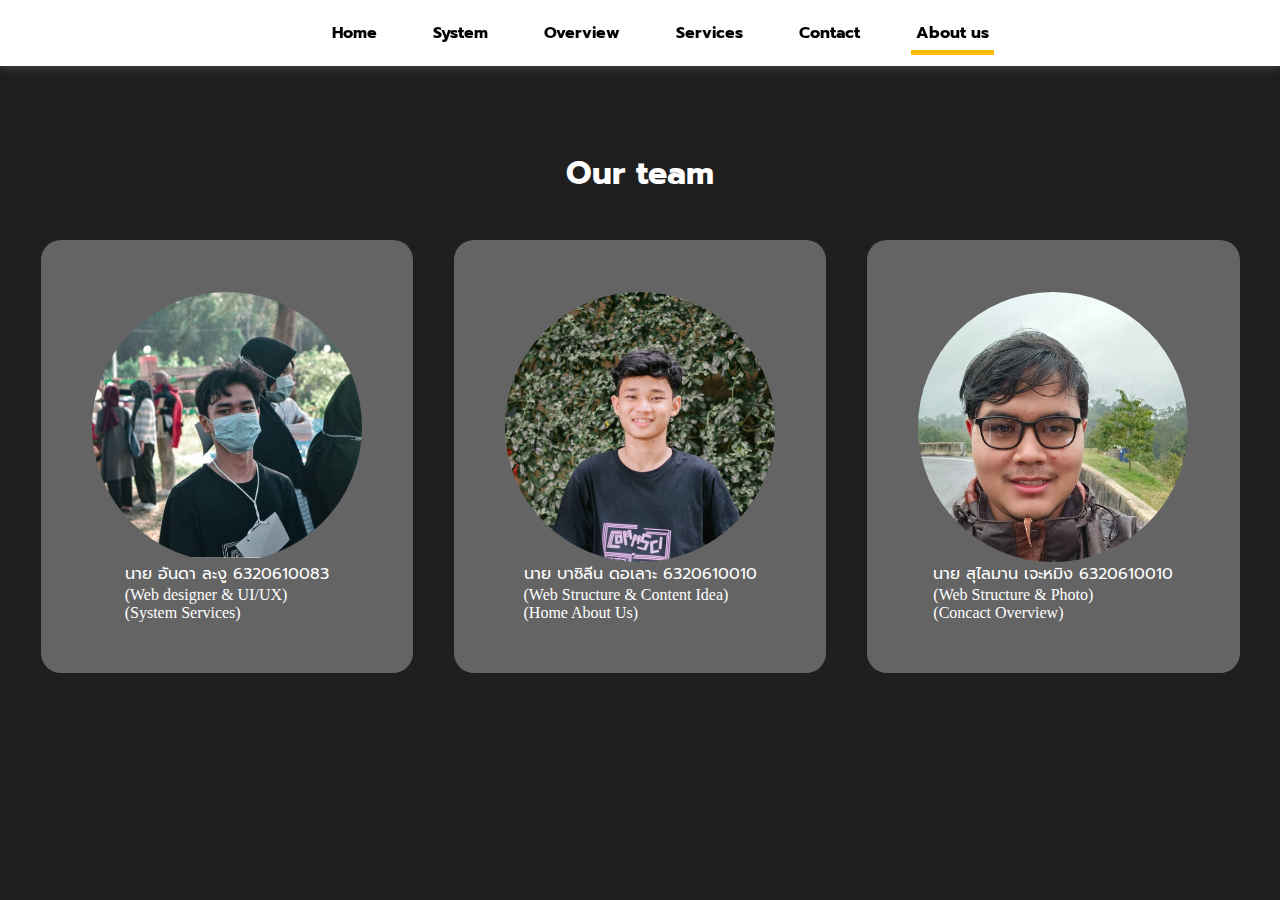
<file: about.html>
<!DOCTYPE html>
<html lang="th">

<head>
  <meta charset="utf-8">
  <title>Smart City - เกี่ยวกับเรา</title>
  <meta name="viewport" content="width=device-width, initial-scale=1.0">
  <link rel="stylesheet" href="ui.css">
  <link rel="icon" sizes="32x32" href="favicon/favicon-32x32.png">
  <script src="app.js"></script>
</head>

<body style="background:#1f1f1f;color:white;">
  <div class="header">
    <div class="nav">
      <ul>
        <li><a id="home" href="/index.html">Home</a></li>
        <li><a id="sys" href="/sys.html">System</a></li>
        <li><a id="over" href="/over.html">Overview</a></li>
        <li><a id="services" href="/Services.html">Services</a></li>
        <li><a id="con" href="/contact.html">Contact</a></li>
        <li><a id="about" class="active-nav" href="/about.html">About us</a></li>
      </ul>
    </div>
  </div>
  <div class="main" >
    <section >
      <div class="box-a" style="padding:10% 0 0 0;">
      <h1>Our team</h1>
      </div>
      <div class="box-a">
      <div class="card">
        <div class="img-contain">
          <img src="picture/anda.jpg" title="Anda-La-ngu">
        </div>
        <div>
          นาย อันดา ละงู 6320610083
          <div>
            (Web designer & UI/UX)<br>
            (System Services)
          </div>
        </div>
      </div>
      <div class="card">
        <div class="img-contain">
          <img src="picture/basileen.jpg" title="Basileen Doloh">
        </div>
        <div>
          นาย บาซิลีน ดอเลาะ 6320610010
          <div>
            (Web Structure & Content Idea)<br>
            (Home About Us)
          </div>
        </div>
      </div>
      <div class="card">
        <div class="img-contain">
          <img src="picture/sulaiman.jpg" title="Sulaiman Chiming">
        </div>
        <div>
          นาย สุไลมาน เจะหมิง 6320610010

          <div>
            (Web Structure & Photo)<br>
            (Concact Overview)
          </div>
        </div>
      </div>
      </div>
    </section>
  </div>

</body>

</html>
</file>
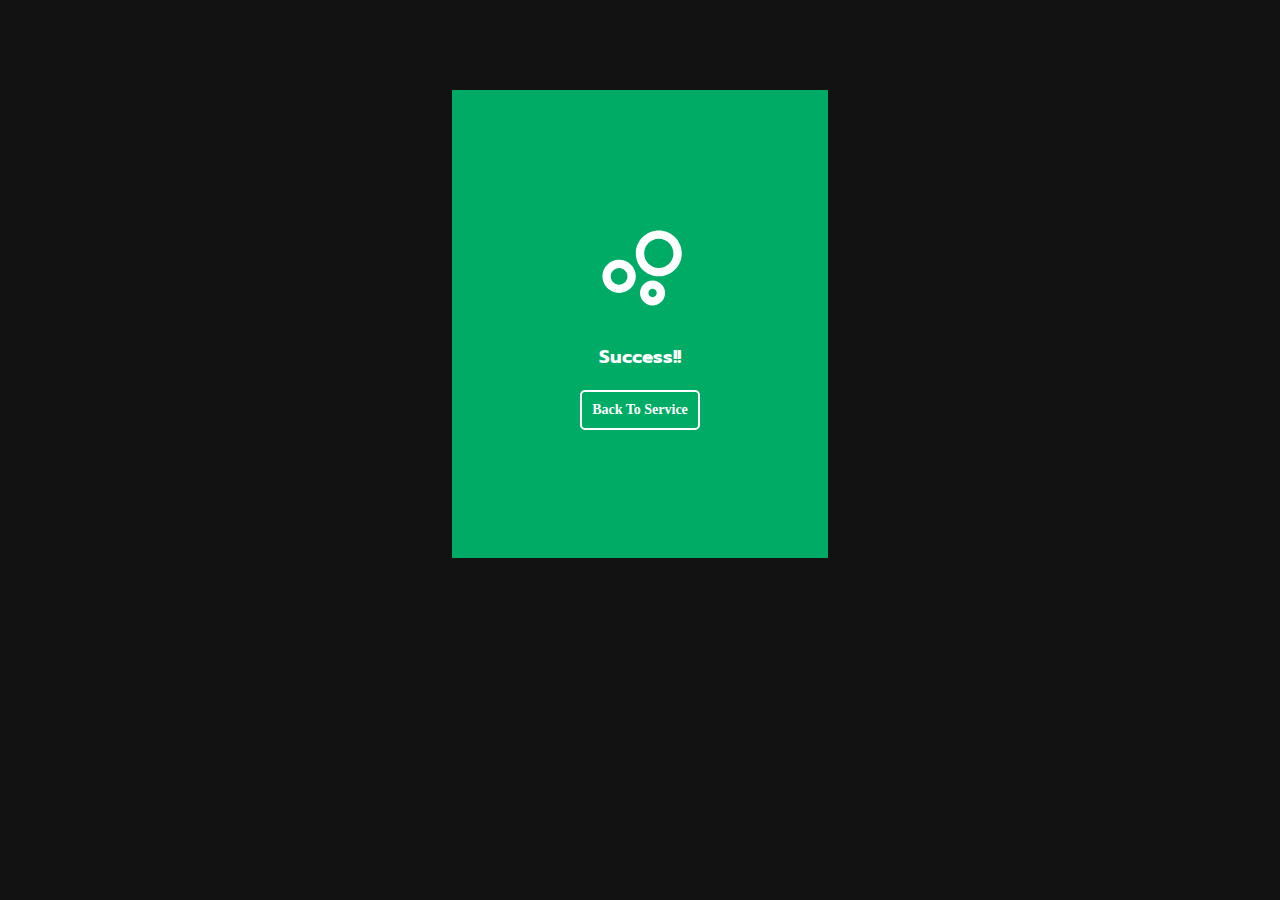
<file: get.html>
<!DOCTYPE html>
<html lang="en">

<head>
    <meta charset="UTF-8">
    <meta http-equiv="X-UA-Compatible" content="IE=edge">
    <meta name="viewport" content="width=device-width, initial-scale=1.0">
    <title>Smart city - Success</title>
    <link rel="stylesheet" href="ui.css">
    <link rel="icon" sizes="32x32" href="favicon/favicon-32x32.png">
    <style>
        * {
            color: white;
        }

        .box-s {
            background:#00ab66;
            padding: 10%;
            text-align: center;
            transition: all 0.5s;
        }

        main {
            display: flex;
            justify-content: center;
            padding-top: 7%;
        }

        img {
            width: 100px;
            height: 100px;
            
            position: relative;
            animation-name: loading;
            animation-duration: 3s;
        }

        @keyframes loading {
            0% {
                
                left: 0px;
                top: 0px;
            }

            25% {
                top: 10px;
            }

            50% {
                top: 0px;
            }

            75% {
                top: 20px;
            }

            100% {
                
                left: 0px;
                top: 0px;
            }
        }
    </style>
</head>

<body style="background:#121212">
    <main>
        <div class="box-s">
            <img src="picture/bubble_chart_black_24dp.svg" style="filter:invert(100%);width:100%;">
            <h3> Success!! </h3>
            <button style="width:100%" onclick="location.href='/Services.html';">Back To Service</button>
        </div>
    </main>
</body>

</html>
</file>
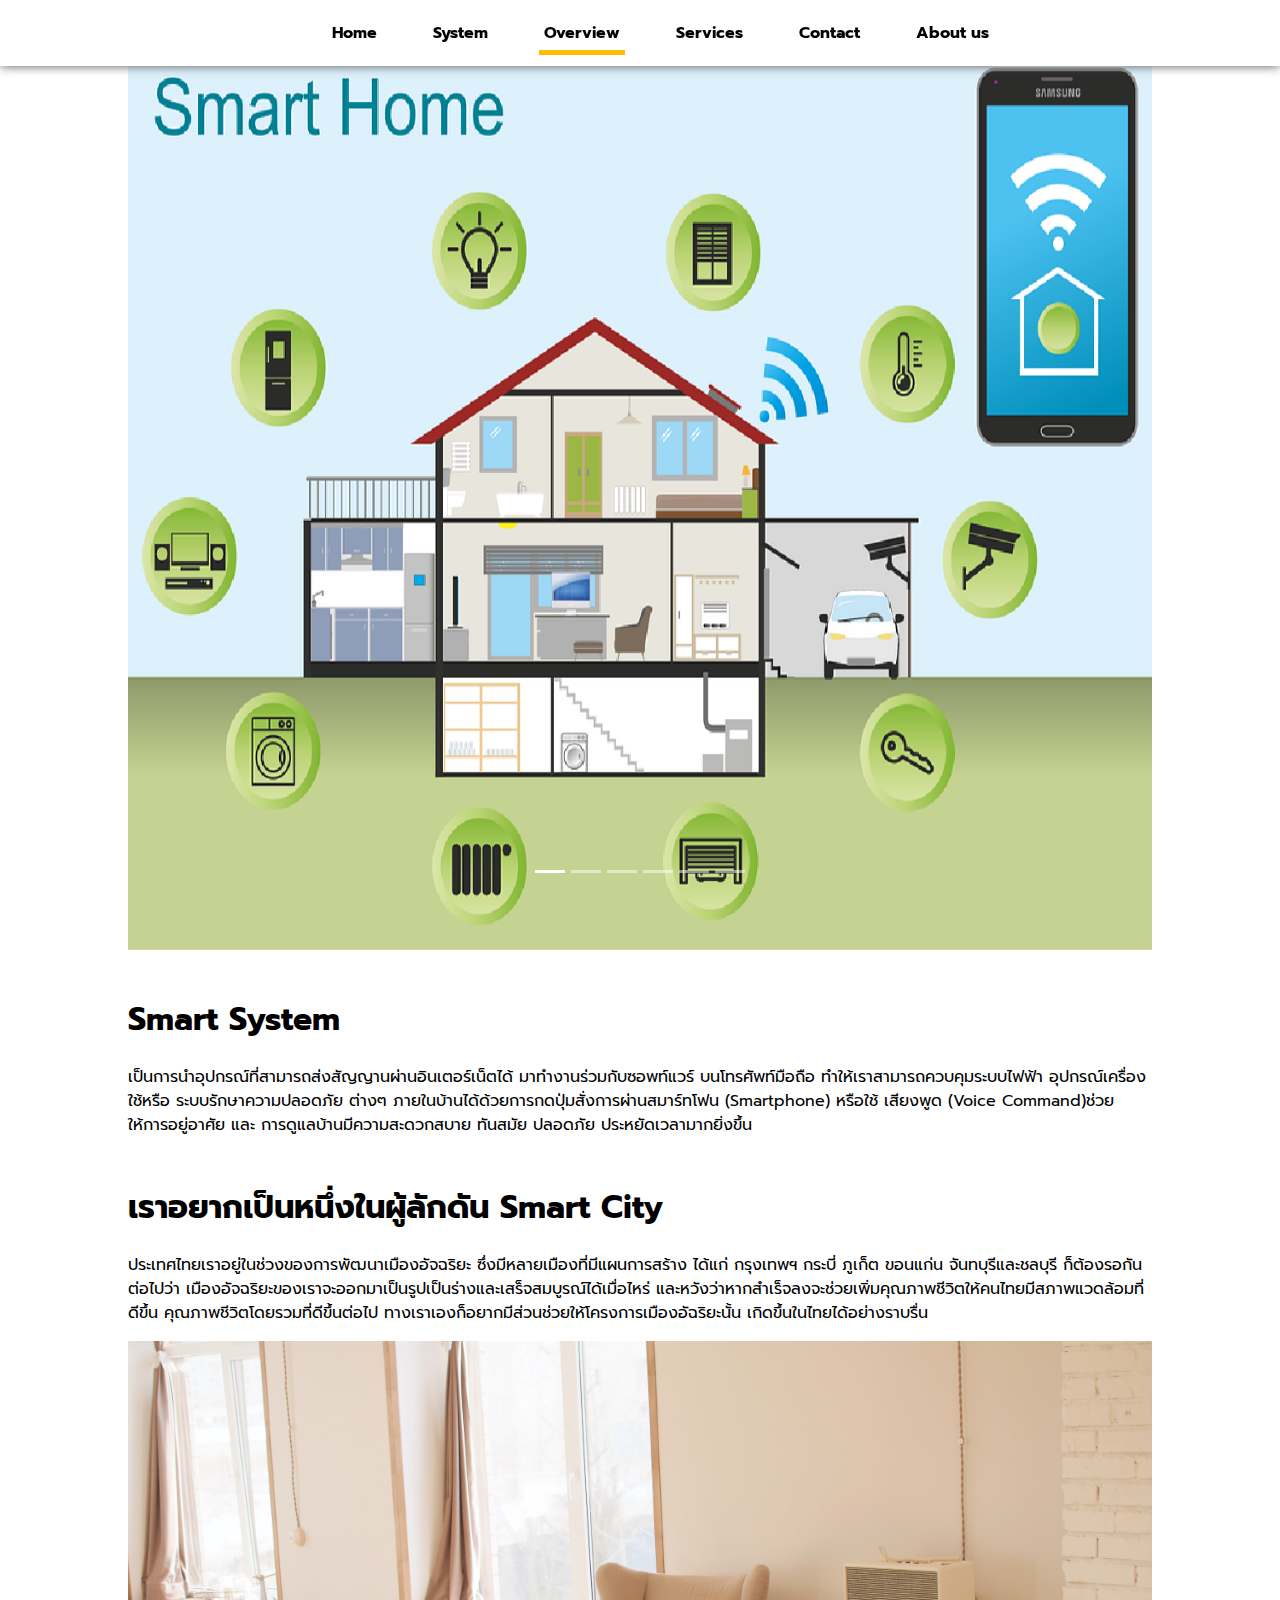
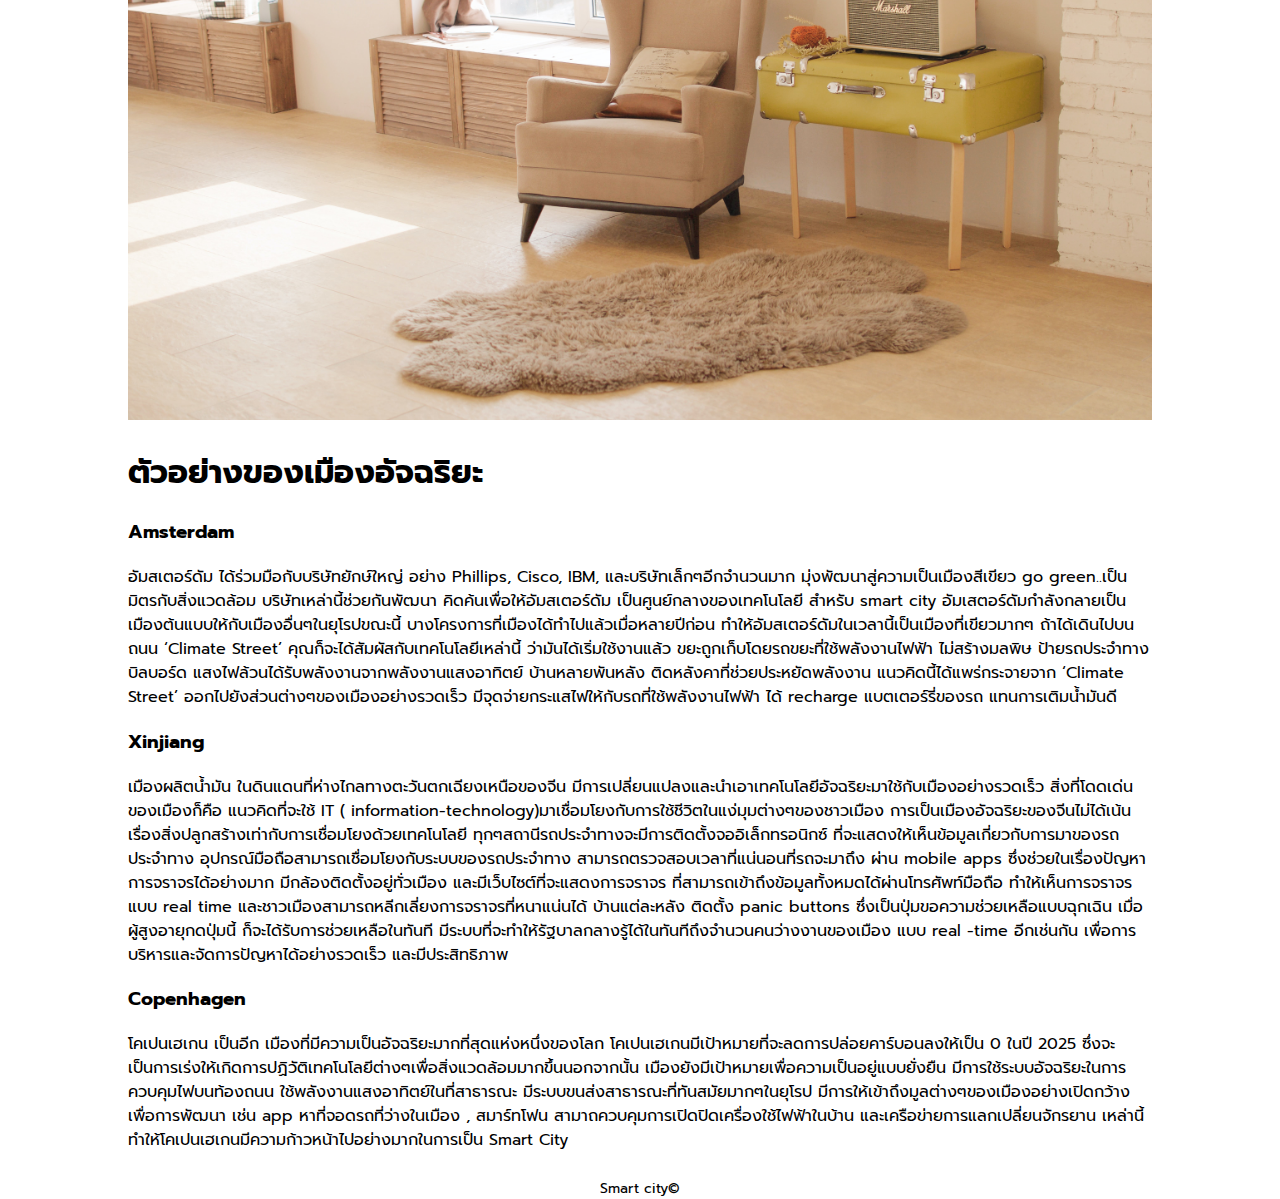
<file: over.html>
<!DOCTYPE html>
<html lang="th">

<head>
    <meta charset="utf-8">
    <title>Smart City - Overview</title>
    <meta name="viewport" content="width=device-width, initial-scale=1.0">
    <link rel="stylesheet" href="ui.css">
    <link rel="icon" sizes="32x32" href="favicon/favicon-32x32.png">
    <script src="app.js"></script>
    <link rel="stylesheet" href="bs-part.css">
    <script src="https://cdn.jsdelivr.net/npm/jquery@3.6.0/dist/jquery.slim.min.js"></script>
    <script src="https://cdn.jsdelivr.net/npm/popper.js@1.16.1/dist/umd/popper.min.js"></script>
    <script src="https://cdn.jsdelivr.net/npm/bootstrap@4.6.1/dist/js/bootstrap.bundle.min.js"></script>
    <style>
        .carousel-inner img {
            width: 100%;
            height: 100%;
        }
        .carousel-contain{
            width: 100%;
            height:100vh;
        }
        #demo{
            position:initial;
            width:100%;
        }
        .contain{
            padding:0% 10%;
        }
        .pic img{
            width:100%;
        }
        @media screen and (max-width:800px) {
           .carousel-inner img{
               height:20vmax;
           }
        .carousel-contain{
            height:20%;
        }
           
        }
    </style>
</head>

<body>
    <div class="header">
        <div class="nav">
            <ul>
                <li><a id="home" href="/index.html">Home</a></li>
                <li><a id="sys" href="/sys.html">System</a></li>
                <li><a id="over" class="active-nav" href="/over.html">Overview</a></li>
                <li><a id="services" href="/Services.html">Services</a></li>
                <li><a id="con" href="/contact.html">Contact</a></li>
                <li><a id="about" href="/about.html">About us</a></li>
            </ul>
        </div>
    </div>
    <div class="main">
        <div class="contain" style="display:block;padding-top:2%">
            <center>

                <div id="demo" class="carousel slide" data-ride="carousel">

                    <!-- Indicators -->
                    <br>
                    <ul class="carousel-indicators"><br>
                        <li data-target="#demo" data-slide-to="0" class="active"></li>
                        <li data-target="#demo" data-slide-to="1"></li>
                        <li data-target="#demo" data-slide-to="2"></li>
                        <li data-target="#demo" data-slide-to="3"></li>
                        <li data-target="#demo" data-slide-to="4"></li>
                        <li data-target="#demo" data-slide-to="5"></li>
                    </ul>

                    <!-- The slideshow -->
                    <div class="carousel-inner">
                        <div class="carousel-item active">
                            <div class="carousel-contain">
                            <img src="picture/i01.png" alt="System home" width="700" height="500">
                        </div>
                        </div>
                        <div class="carousel-item">
                            <div class="carousel-contain">
                            <img src="picture/i02.jpg" alt="บ้าน" width="700" height="500">
                            </div>
                        </div>
                        <div class="carousel-item">
                            <div class="carousel-contain">
                            <img src="picture/i03.png" alt="บ้านปล่อยไวไฟ" width="700" height="500">
                            </div>
                        </div>
                        <div class="carousel-item">
                            <div class="carousel-contain">
                            <img src="picture/i04.jpg" alt="บ้านและอุปกรณ์" width="700" height="700">
                            </div>
                        </div>
                        <div class="carousel-item">
                            <div class="carousel-contain">
                            <img src="picture/i05.jpg" alt="บ้านทุ่งเขียว" width="700" height="500">
                            </div>
                        </div>
                        <div class="carousel-item">
                            <div class="carousel-contain">
                            <img src="picture/i06.jpg" alt="บ้านทุ่งเขียว" width="700" height="500">
                            </div>
                        </div>
                    </div>

                    <!-- Left and right controls -->
                    <a class="carousel-control-prev" href="#demo" data-slide="prev" colo>
                        <span class="carousel-control-prev-icon"></span>
                    </a>
                    <a class="carousel-control-next" href="#demo" data-slide="next">
                        <span class="carousel-control-next-icon"></span>
                    </a>
                </div>
            </center>
            <br>
            <div>
            <h1 style="padding-left:50;"> Smart System </h1>เป็นการนำอุปกรณ์ที่สามารถส่งสัญญานผ่านอินเตอร์เน็ตได้ มาทำงานร่วมกับซอพท์แวร์
            บนโทรศัพท์มือถือ ทำให้เราสามารถควบคุมระบบไฟฟ้า อุปกรณ์เครื่องใช้หรือ
            ระบบรักษาความปลอดภัย ต่างๆ ภายในบ้านได้ด้วยการกดปุ่มสั่งการผ่านสมาร์ทโฟน
            (Smartphone) หรือใช้ เสียงพูด (Voice Command)ช่วยให้การอยู่อาศัย และ
            การดูแลบ้านมีความสะดวกสบาย ทันสมัย ปลอดภัย ประหยัดเวลามากยิ่งขึ้น<br><br>
            <p><h1>เราอยากเป็นหนึ่งในผู้ลักดัน Smart City</h1>
                ประเทศไทยเราอยู่ในช่วงของการพัฒนาเมืองอัจฉริยะ ซึ่งมีหลายเมืองที่มีแผนการสร้าง ได้แก่ กรุงเทพฯ กระบี่ ภูเก็ต ขอนแก่น
                จันทบุรีและชลบุรี ก็ต้องรอกันต่อไปว่า เมืองอัจฉริยะของเราจะออกมาเป็นรูปเป็นร่างและเสร็จสมบูรณ์ได้เมื่อไหร่
                และหวังว่าหากสำเร็จลงจะช่วยเพิ่มคุณภาพชีวิตให้คนไทยมีสภาพแวดล้อมที่ดีขึ้น
                คุณภาพชีวิตโดยรวมที่ดีขึ้นต่อไป ทางเราเองก็อยากมีส่วนช่วยให้โครงการเมืองอัฉริยะนั้น เกิดขึ้นในไทยได้อย่างราบรื่น
            </p>
            </div>
            <div class="pic">
                <img src="picture/daniil-silantev-sN4u56baSB0-unsplash.jpg">
            </div>
            <div>
                <p><h1>ตัวอย่างของเมืองอัจฉริยะ
</h1><h3>Amsterdam</h3>อัมสเตอร์ดัม ได้ร่วมมือกับบริษัทยักษ์ใหญ่ อย่าง Phillips, Cisco, IBM, และบริษัทเล็กๆอีกจำนวนมาก
มุ่งพัฒนาสู่ความเป็นเมืองสีเขียว go green..เป็นมิตรกับสิ่งแวดล้อม บริษัทเหล่านี้ช่วยกันพัฒนา คิดค้นเพื่อให้อัมสเตอร์ดัม
เป็นศูนย์กลางของเทคโนโลยี สำหรับ smart city อัมเสตอร์ดัมกำลังกลายเป็นเมืองต้นแบบให้กับเมืองอื่นๆในยุโรปขณะนี้
บางโครงการที่เมืองได้ทำไปแล้วเมื่อหลายปีก่อน ทำให้อัมสเตอร์ดัมในเวลานี้เป็นเมืองที่เขียวมากๆ ถ้าได้เดินไปบนถนน ‘Climate
Street’ คุณก็จะได้สัมผัสกับเทคโนโลยีเหล่านี้ ว่ามันได้เริ่มใช้งานแล้ว ขยะถูกเก็บโดยรถขยะที่ใช้พลังงานไฟฟ้า ไม่สร้างมลพิษ
ป้ายรถประจำทาง บิลบอร์ด แสงไฟล้วนได้รับพลังงานจากพลังงานแสงอาทิตย์ บ้านหลายพันหลัง ติดหลังคาที่ช่วยประหยัดพลังงาน
แนวคิดนี้ได้แพร่กระจายจาก ‘Climate Street’ ออกไปยังส่วนต่างๆของเมืองอย่างรวดเร็ว
มีจุดจ่ายกระแสไฟให้กับรถที่ใช้พลังงานไฟฟ้า ได้ recharge แบตเตอร์รี่ของรถ แทนการเติมน้ำมันดี
<h3>Xinjiang</h3>เมืองผลิตน้ำมัน ในดินแดนที่ห่างไกลทางตะวันตกเฉียงเหนือของจีน
มีการเปลี่ยนแปลงและนำเอาเทคโนโลยีอัจฉริยะมาใช้กับเมืองอย่างรวดเร็ว สิ่งที่โดดเด่นของเมืองก็คือ แนวคิดที่จะใช้ IT (
information-technology)มาเชื่อมโยงกับการใช้ชีวิตในแง่มุมต่างๆของชาวเมือง
การเป็นเมืองอัจฉริยะของจีนไม่ได้เน้นเรื่องสิ่งปลูกสร้างเท่ากับการเชื่อมโยงด้วยเทคโนโลยี
ทุกๆสถานีรถประจำทางจะมีการติดตั้งจออิเล็กทรอนิกซ์ ที่จะแสดงให้เห็นข้อมูลเกี่ยวกับการมาของรถประจำทาง
อุปกรณ์มือถือสามารถเชื่อมโยงกับระบบของรถประจำทาง สามารถตรวจสอบเวลาที่แน่นอนที่รถจะมาถึง ผ่าน mobile apps
ซึ่งช่วยในเรื่องปัญหาการจราจรได้อย่างมาก มีกล้องติดตั้งอยู่ทั่วเมือง และมีเว็บไซต์ที่จะแสดงการจราจร
ที่สามารถเข้าถึงข้อมูลทั้งหมดได้ผ่านโทรศัพท์มือถือ ทำให้เห็นการจราจรแบบ real time
และชาวเมืองสามารถหลีกเลี่ยงการจราจรที่หนาแน่นได้ บ้านแต่ละหลัง ติดตั้ง panic buttons
ซึ่งเป็นปุ่มขอความช่วยเหลือแบบฉุกเฉิน เมื่อผู้สูงอายุกดปุ่มนี้ ก็จะได้รับการช่วยเหลือในทันที
มีระบบที่จะทำให้รัฐบาลกลางรู้ได้ในทันทีถึงจำนวนคนว่างงานของเมือง แบบ real -time อีกเช่นกัน
เพื่อการบริหารและจัดการปัญหาได้อย่างรวดเร็ว และมีประสิทธิภาพ
<h3>Copenhagen</h3>โคเปนเฮเกน เป็นอีก เมืองที่มีความเป็นอัจฉริยะมากที่สุดแห่งหนึ่งของโลก
โคเปนเฮเกนมีเป้าหมายที่จะลดการปล่อยคาร์บอนลงให้เป็น 0 ในปี 2025
ซึ่งจะเป็นการเร่งให้เกิดการปฏิวัติเทคโนโลยีต่างๆเพื่อสิ่งแวดล้อมมากขึ้นนอกจากนั้น
เมืองยังมีเป้าหมายเพื่อความเป็นอยู่แบบยั่งยืน มีการใช้ระบบอัจฉริยะในการควบคุมไฟบนท้องถนน
ใช้พลังงานแสงอาทิตย์ในที่สาธารณะ มีระบบขนส่งสาธารณะที่ทันสมัยมากๆในยุโรป
มีการให้เข้าถึงมูลต่างๆของเมืองอย่างเปิดกว้างเพื่อการพัฒนา เช่น app หาที่จอดรถที่ว่างในเมือง , สมาร์ทโฟน
สามาถควบคุมการเปิดปิดเครื่องใช้ไฟฟ้าในบ้าน และเครือข่ายการแลกเปลี่ยนจักรยาน
เหล่านี้ทำให้โคเปนเฮเกนมีความก้าวหน้าไปอย่างมากในการเป็น Smart City</p>
            </div>
        </div>
        <div class="right">
            Smart city©
        </div>
    </div>
</body>

</html>
</file>
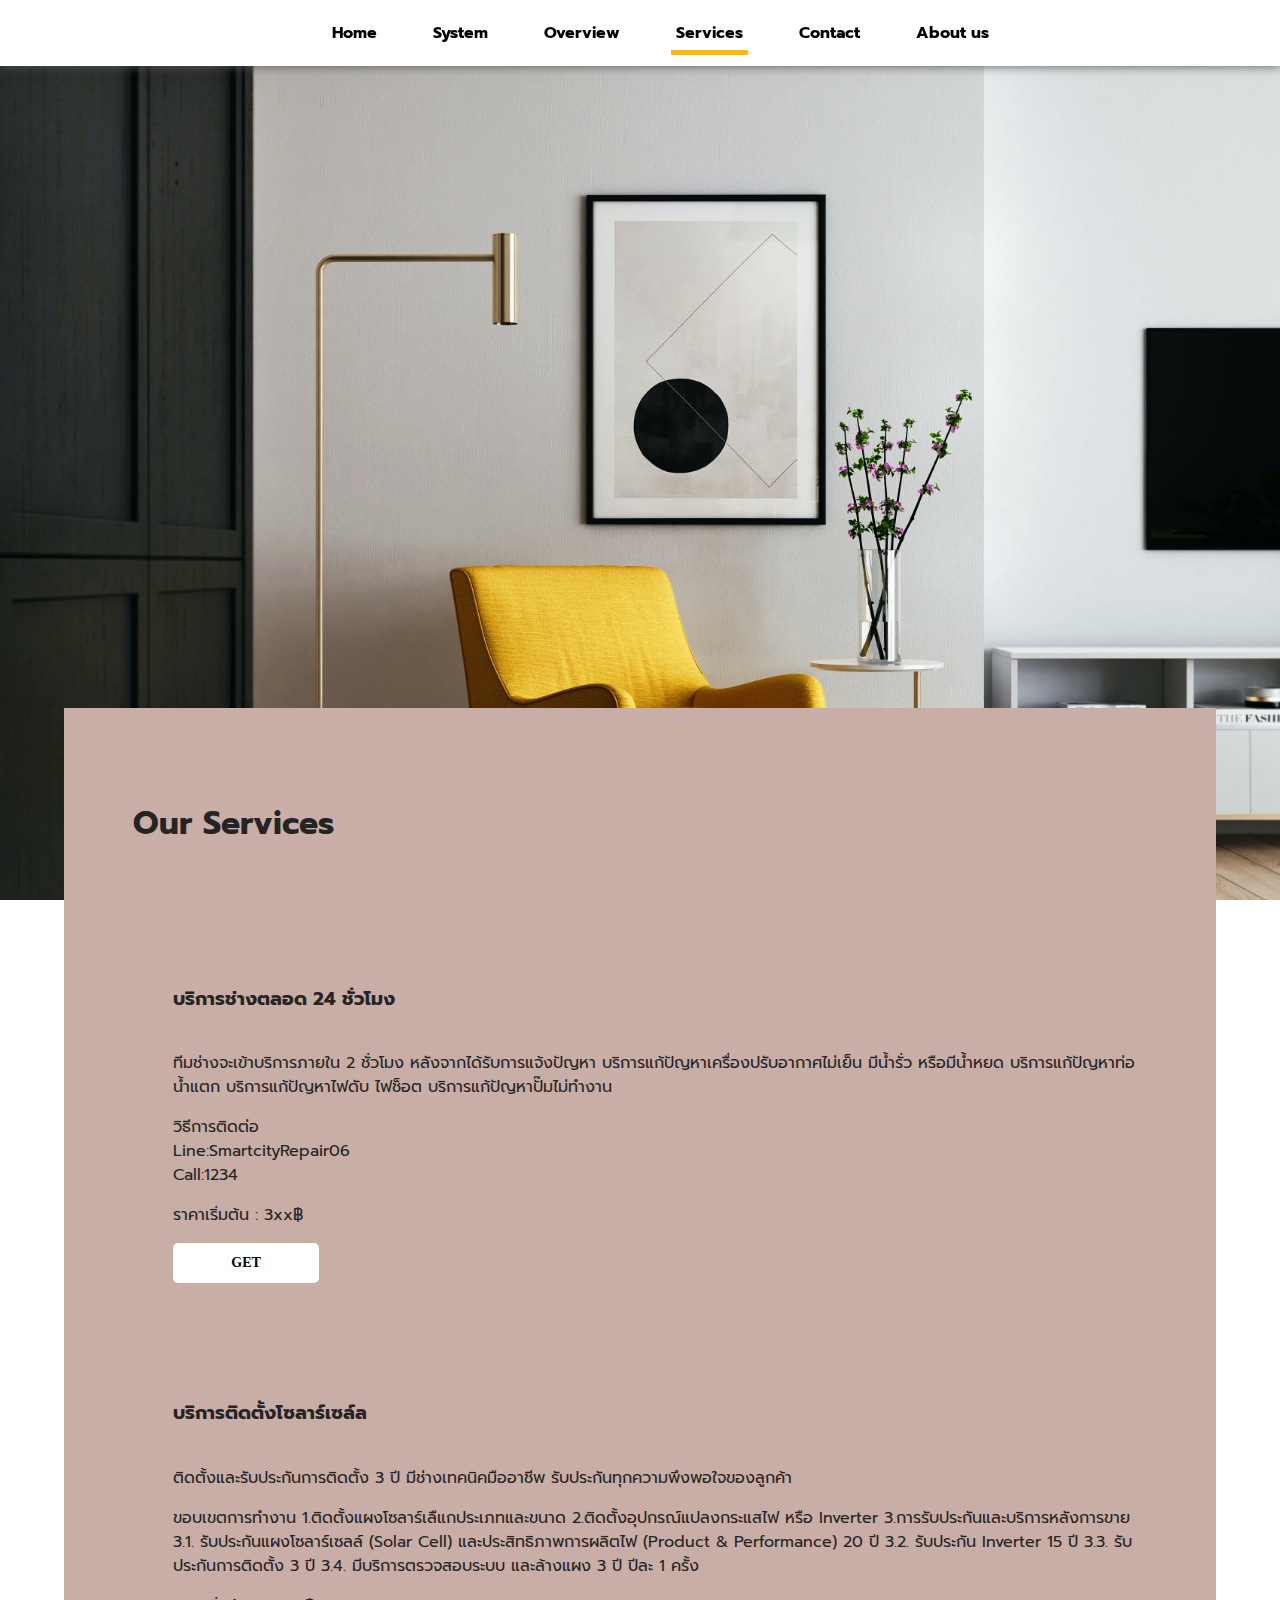
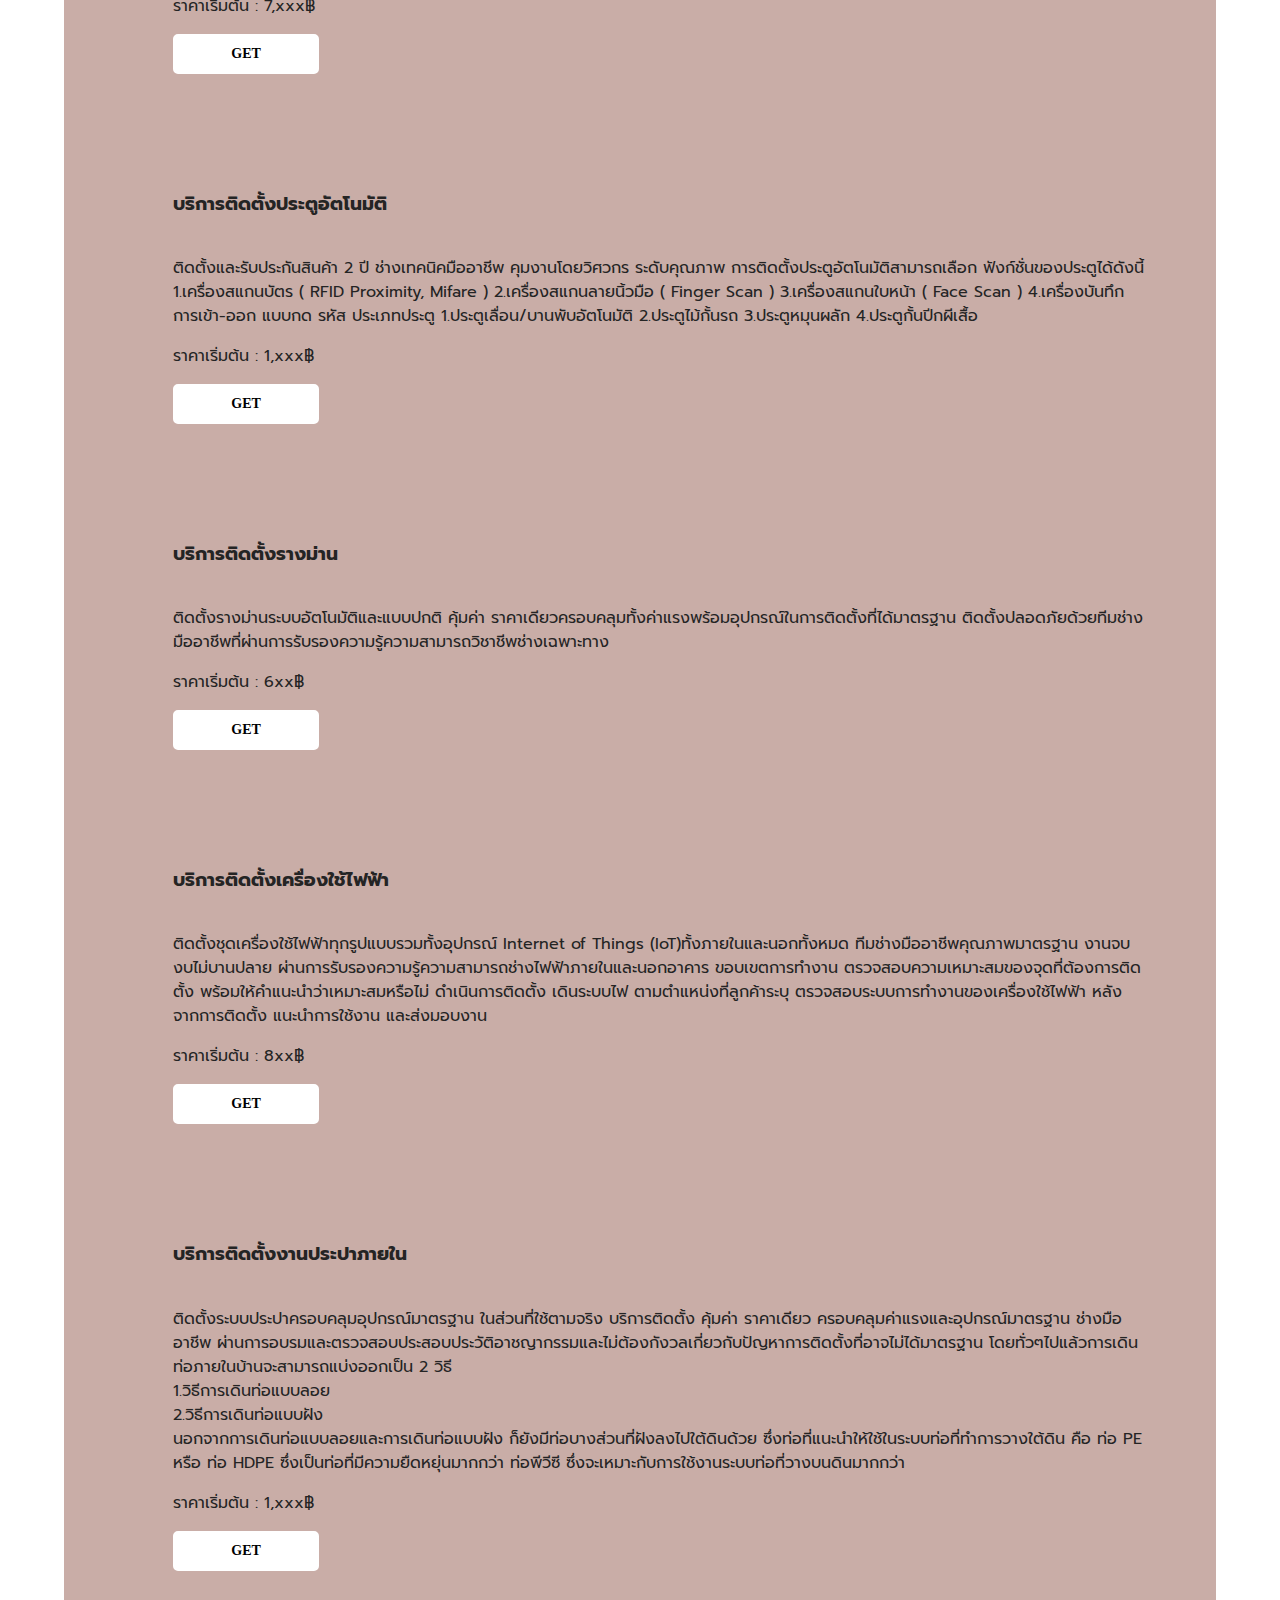
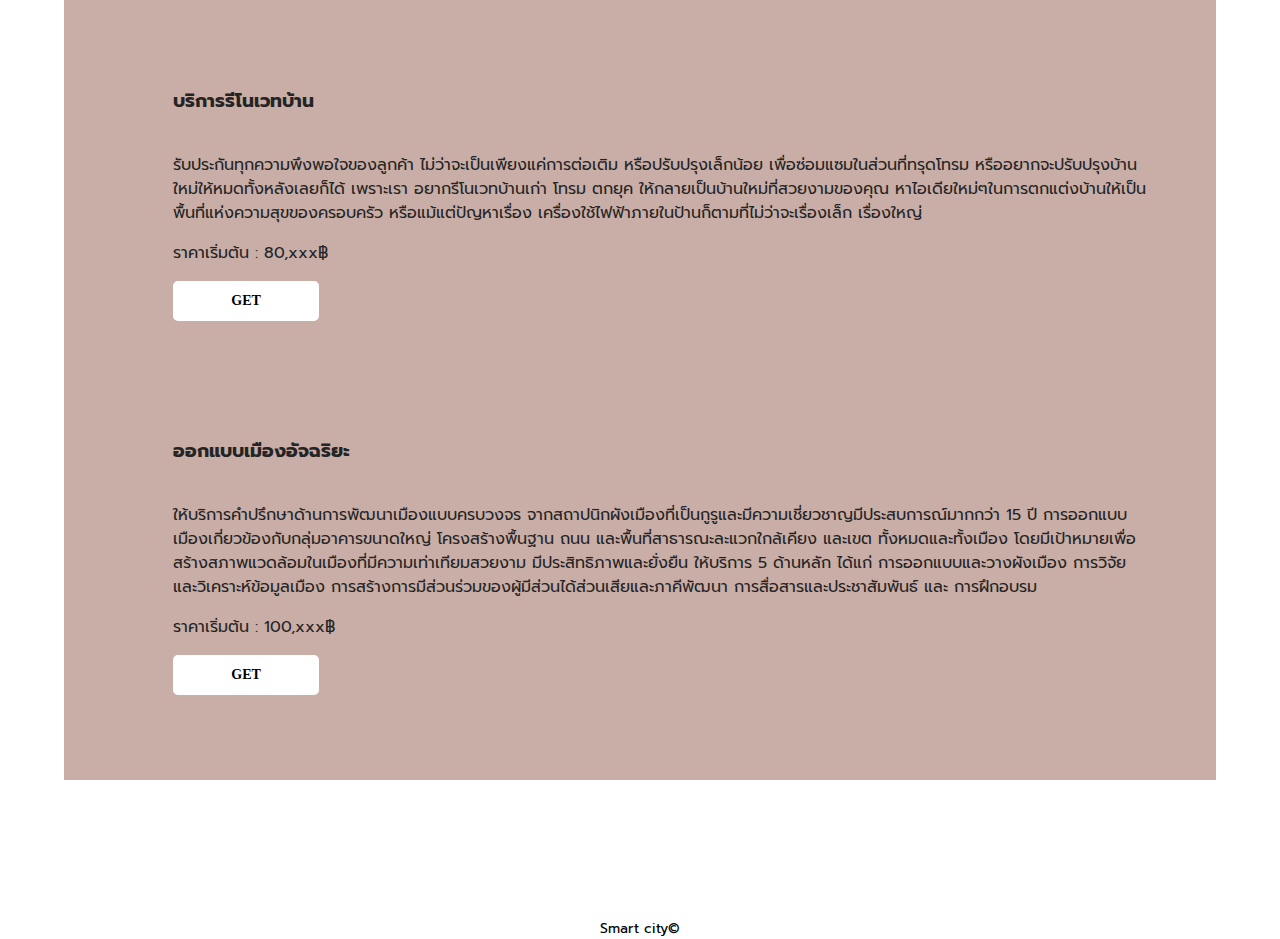
<file: Services.html>
<!DOCTYPE html>
<html lang="th">

<head>
    <meta charset="utf-8">
    <title>Smart City - เกี่ยวกับเรา</title>
    <meta name="viewport" content="width=device-width, initial-scale=1.0">
    <link rel="stylesheet" href="ui.css">
    <link rel="icon" sizes="32x32" href="favicon/favicon-32x32.png">
    <script src="app.js"></script>
</head>

<body>
    <div class="header">
        <div class="nav">
            <ul>
                <li><a id="home" href="/index.html">Home</a></li>
                <li><a id="sys" href="/sys.html">System</a></li>
                <li><a id="over" href="/over.html">Overview</a></li>
                <li><a id="services" class="active-nav" href="/Services.html">Services</a></li>
                <li><a id="con" href="/contact.html">Contact</a></li>
                <li><a id="about" href="/about.html">About us</a></li>
            </ul>
        </div>
    </div>
    <div class="main">
        <div class="img-bg">
            <img src="picture/kam-idris-_HqHX3LBN18-unsplash.jpg" alt="kam">
        </div>
        <div class="contain" style="z-index:1;margin-top:-35%;padding-top:20%;display:inline-block;">
            <div class="services">
                <H1>Our Services</h1>
                <ul>
                    <li>
                        <h3>บริการช่างตลอด 24 ชั่วโมง
                    </li>
                    </h3>
                    </li>
                    ทีมช่างจะเข้าบริการภายใน 2 ชั่วโมง หลังจากได้รับการแจ้งปัญหา
                    บริการแก้ปัญหาเครื่องปรับอากาศไม่เย็น มีน้ำรั่ว หรือมีน้ำหยด
                    บริการแก้ปัญหาท่อน้ำแตก
                    บริการแก้ปัญหาไฟดับ ไฟช็อต
                    บริการแก้ปัญหาปั๊มไม่ทำงาน
                    <p>
                        วิธีการติดต่อ<br>
                        Line:SmartcityRepair06<br>
                        Call:1234</p>
                    <p>
                        ราคาเริ่มต้น : 3xx฿</p>
                    <button class="btn" onclick = "location.href='/get.html';";>GET</button>
                    <li>
                        <h3>บริการติดตั้งโซลาร์เซล์ล</h3>
                    </li>
                    ติดตั้งและรับประกันการติดตั้ง 3 ปี มีช่างเทคนิคมืออาชีพ รับประกันทุกความพึงพอใจของลูกค้า
                    <p>
                        ขอบเขตการทำงาน
                        1.ติดตั้งแผงโซลาร์เลืแกประเภทและขนาด
                        2.ติดตั้งอุปกรณ์แปลงกระแสไฟ หรือ Inverter
                        3.การรับประกันและบริการหลังการขาย
                        3.1. รับประกันแผงโซลาร์เซลล์ (Solar Cell) และประสิทธิภาพการผลิตไฟ (Product & Performance) 20 ปี
                        3.2. รับประกัน Inverter 15 ปี
                        3.3. รับประกันการติดตั้ง 3 ปี
                        3.4. มีบริการตรวจสอบระบบ และล้างแผง 3 ปี ปีละ 1 ครั้ง
                    </p>
                    <p>ราคาเริ่มต้น : 7,xxx฿</p>
                    <button class="btn" onclick = "location.href='/get.html';";>GET</button>
                    <li>
                        <h3>บริการติดตั้งประตูอัตโนมัติ</h3>
                    </li>
                    ติดตั้งและรับประกันสินค้า 2 ปี ช่างเทคนิคมืออาชีพ
                    คุมงานโดยวิศวกร ระดับคุณภาพ
                    การติดตั้งประตูอัตโนมัติสามารถเลือก ฟังก์ชั่นของประตูได้ดังนี้
                    1.เครื่องสแกนบัตร ( RFID Proximity, Mifare )
                    2.เครื่องสแกนลายนิ้วมือ ( Finger Scan )
                    3.เครื่องสแกนใบหน้า ( Face Scan )
                    4.เครื่องบันทึกการเข้า-ออก แบบกด รหัส
                    ประเภทประตู
                    1.ประตูเลื่อน/บานพับอัตโนมัติ
                    2.ประตูไม้กั้นรถ
                    3.ประตูหมุนผลัก
                    4.ประตูกั้นปีกผีเสื้อ
                    <p>
                        ราคาเริ่มต้น : 1,xxx฿
                    </p>
                    <button class="btn" onclick = "location.href='/get.html';";>GET</button>
                    <li>
                        <h3>บริการติดตั้งรางม่าน</h3>
                    </li>
                    ติดตั้งรางม่านระบบอัตโนมัติและแบบปกติ
                    คุ้มค่า ราคาเดียวครอบคลุมทั้งค่าแรงพร้อมอุปกรณ์ในการติดตั้งที่ได้มาตรฐาน
                    ติดตั้งปลอดภัยด้วยทีมช่างมืออาชีพที่ผ่านการรับรองความรู้ความสามารถวิชาชีพช่างเฉพาะทาง
                    <p>
                        ราคาเริ่มต้น : 6xx฿</p>
                    <button class="btn" onclick = "location.href='/get.html';";>GET</button>
                    <li>
                        <h3>บริการติดตั้งเครื่องใช้ไฟฟ้า</h3>
                    </li>
                    ติดตั้งชุดเครื่องใช้ไฟฟ้าทุกรูปแบบรวมทั้งอุปกรณ์ Internet of Things (IoT)ทั้งภายในและนอกทั้งหมด
                    ทีมช่างมืออาชีพคุณภาพมาตรฐาน งานจบ งบไม่บานปลาย
                    ผ่านการรับรองความรู้ความสามารถช่างไฟฟ้าภายในและนอกอาคาร
                    ขอบเขตการทำงาน
                    ตรวจสอบความเหมาะสมของจุดที่ต้องการติดตั้ง พร้อมให้คำแนะนำว่าเหมาะสมหรือไม่
                    ดำเนินการติดตั้ง เดินระบบไฟ ตามตำแหน่งที่ลูกค้าระบุ
                    ตรวจสอบระบบการทำงานของเครื่องใช้ไฟฟ้า หลังจากการติดตั้ง
                    แนะนำการใช้งาน และส่งมอบงาน
                    <p> ราคาเริ่มต้น : 8xx฿</p>
                    <button class="btn" onclick = "location.href='/get.html';";>GET</button>
                    <li>
                        <h3>บริการติดตั้งงานประปาภายใน</h3>
                    </li>
                    ติดตั้งระบบประปาครอบคลุมอุปกรณ์มาตรฐาน ในส่วนที่ใช้ตามจริง
                    บริการติดตั้ง คุ้มค่า ราคาเดียว ครอบคลุมค่าแรงและอุปกรณ์มาตรฐาน
                    ช่างมืออาชีพ
                    ผ่านการอบรมและตรวจสอบประสอบประวัติอาชญากรรมและไม่ต้องกังวลเกี่ยวกับปัญหาการติดตั้งที่อาจไม่ได้มาตรฐาน
                    โดยทั่วๆไปแล้วการเดินท่อภายในบ้านจะสามารถแบ่งออกเป็น 2 วิธี<br>
                    1.วิธีการเดินท่อแบบลอย<br>
                    2.วิธีการเดินท่อแบบฝัง<br>
                    นอกจากการเดินท่อแบบลอยและการเดินท่อแบบฝัง ก็ยังมีท่อบางส่วนที่ฝังลงไปใต้ดินด้วย
                    ซึ่งท่อที่แนะนำให้ใช้ในระบบท่อที่ทำการวางใต้ดิน คือ ท่อ PE หรือ ท่อ HDPE
                    ซึ่งเป็นท่อที่มีความยืดหยุ่นมากกว่า ท่อพีวีซี
                    ซึ่งจะเหมาะกับการใช้งานระบบท่อที่วางบนดินมากกว่า
                    <p>
                        ราคาเริ่มต้น : 1,xxx฿</p>
                    <button class="btn" onclick = "location.href='/get.html';";>GET</button>
                    <li>
                        <h3>บริการรีโนเวทบ้าน</h3>
                    </li>
                    รับประกันทุกความพึงพอใจของลูกค้า ไม่ว่าจะเป็นเพียงแค่การต่อเติม หรือปรับปรุงเล็กน้อย
                    เพื่อซ่อมแซมในส่วนที่ทรุดโทรม
                    หรืออยากจะปรับปรุงบ้านใหม่ให้หมดทั้งหลังเลยก็ได้ เพราะเรา อยากรีโนเวทบ้านเก่า โทรม ตกยุค
                    ให้กลายเป็นบ้านใหม่ที่สวยงามของคุณ
                    หาไอเดียใหม่ๆในการตกแต่งบ้านให้เป็นพื้นที่แห่งความสุขของครอบครัว หรือแม้แต่ปัญหาเรื่อง
                    เครื่องใช้ไฟฟ้าภายในป้านก็ตามที่ไม่ว่าจะเรื่องเล็ก เรื่องใหญ่
                    <p>
                        ราคาเริ่มต้น : 80,xxx฿</p>
                    <button class="btn" onclick = "location.href='/get.html';";>GET</button>
                    <li>
                        <h3>ออกแบบเมืองอัจฉริยะ</h3>
                    </li>
                    ให้บริการคำปรึกษาด้านการพัฒนาเมืองแบบครบวงจร
                    จากสถาปนิกผังเมืองที่เป็นกูรูและมีความเชี่ยวชาญมีประสบการณ์มากกว่า 15 ปี
                    การออกแบบเมืองเกี่ยวข้องกับกลุ่มอาคารขนาดใหญ่ โครงสร้างพื้นฐาน ถนน และพื้นที่สาธารณะละแวกใกล้เคียง
                    และเขต
                    ทั้งหมดและทั้งเมือง โดยมีเป้าหมายเพื่อสร้างสภาพแวดล้อมในเมืองที่มีความเท่าเทียมสวยงาม
                    มีประสิทธิภาพและยั่งยืน
                    ให้บริการ 5 ด้านหลัก ได้แก่ การออกแบบและวางผังเมือง
                    การวิจัยและวิเคราะห์ข้อมูลเมือง การสร้างการมีส่วนร่วมของผู้มีส่วนได้ส่วนเสียและภาคีพัฒนา
                    การสื่อสารและประชาสัมพันธ์ และ
                    การฝึกอบรม
                    <p>
                        ราคาเริ่มต้น : 100,xxx฿
                    </p>
                    <button class="btn" onclick = "location.href='/get.html';";>GET</button>
                </ul>
            </div>
            </div>
        </div>
    </div>
    <div class="right">
        Smart city©
    </div>
</body>

</html>
</file>
<file: ui.css>
@import url('https://fonts.googleapis.com/css?family=Prompt');

body {
  margin: 0px auto;
  font-family: prompt;
  overflow-x: hidden;
}

a{
  text-decoration: none;
  color:black;
}

li{
  list-style: none;
}
main header{
  font-size:5em;
  position:absolute;
  color:white;
  padding:8% 2% 0 4%;
}
.active-nav {
  border-bottom: 5px solid rgb(255, 187, 0);

}

.nav {
  background-color: rgb(255, 255, 255);
  box-shadow: 0 0 10px rgb(88, 88, 88);
  padding: 5px;
  text-align: center;
}

.nav a {
  color: rgb(0, 0, 0);
  padding: 5px;
  font-weight: bold;
}

.nav li {
  padding: 20px;
  display: inline;
}

.nav a:hover {
  transition: all 0.2s;
  border-bottom: 5px solid rgb(0, 0, 0);
}

.img-bg {
  position: relative;
  overflow: hidden;
  width: 100%;
  height: 100vh;

}

.img-bg img {
  position: absolute;
  width: 100%;
  z-index: -1;
}
button {
  padding: 10px;
  background: none;
  color: white;
  border: 2px solid white;
  border-radius: 5px;
  font-family: prompt thin;
  font-size: 14px;
  width: 15%;
  transition: all 0.2s;
  font-weight:bold;
}

button:hover {
  transition: all 0.4s;
  background: white;
  color: black;
  width: 25%;
}
.img-bg button{
  width:100%;
}
.img-bg button:hover{
  width:115%;
}
.img-bg h1 {
  font-size: 72px;
  transition: 0.7s;
  color: white;

}

.img-bg div {
  padding: 25% 10% 15% 10%;
  text-align: justify;
}

.text {
  padding: 20% 10% 10% 10%;
  text-align: justify;
  text-indent: 2em;
}

.header {
  position: fixed;
  width: 100%;
  top: 0px;
  z-index: 1;
}

.main {
  transition: all 0.3s;
}

.right {
  width: 100%;
  padding-top: 10px;
  text-align: center;
  font-size: 14px;
}

.contain {
  display: flex;
  justify-content: center;
  padding: 30% 5% 10% 5%;
}
.contain iframe{
  width:100%;
  height:40vmin;
}
.box {
  background-color: rgb(255, 255, 255);
  border-radius: 5px;
  box-shadow: rgba(0, 0, 0, 0.1) 2px 2px 5px 5px;
  padding: 35px;
}

.box-d {
  background: #353535;
  padding: 35px;
  box-shadow: rgba(0, 0, 0, 0.1) 2px 2px 5px 5px;
  border-radius: 5px;
}

.list {
  display: flex;
  text-align: left;
}

.list img {
  width: 20%;
}

.overlay {
  position: absolute;
  /* width: 100%; */
  height: 100%;
  background: linear-gradient(90deg, rgba(15, 13, 13, 0.829), rgba(255, 255, 255, 0));
}

.card{
  background: rgba(255, 255, 255, 0.31);
  border-radius: 20px;
  padding:5%;
  margin:2%;
  transition: all 0.5s;
}
.card:hover {
  transition: all 0.5s;
  box-shadow: 0px 2px 35px #131313;
}
section .card{
  display:flex;
  flex-wrap: wrap;
  justify-content: center;
  align-items: center;
}
.img-contain{

  border-radius: 100%;
  width:30vh;
  height:30vh;
  overflow:hidden;
}
.services{
  background: #c9ada7;
  padding:6%;
  color:rgb(36, 36, 36);
}
.services li{
  padding:10% 0% 2% 0%;
}
.btn{
  background: white;
  color:black;

}
ul .card{
  width:20%;
  padding:0% 0% 7% 0%;
  overflow: hidden;
  text-align: center;
  box-shadow:0px 2px 25px #7f8081;
}
ul .card img{
    height:11vmax;
}
ul .card li{
  margin-top:20%;
  padding:10%;
}
.card img{
  width:100%;
}

.card div div{
  font-family: prompt thin;
}
.box-a{
  padding:0% 10% 0 10%;
  display:flex;
  justify-content:center;
}

#info {
  font-size: 16px;
  padding: 10px;
  width: 30%;
}

#playback {
  position: absolute;
  width: 100%;
  z-index: -1;
}

#btn {
  background: none;
  border: none;
  width: 20%;
  top: 15%;
  right: 100px;
  position: absolute;
}

#imgbtn {
  border: none;
  cursor: pointer;
  width: 100%;
  transition: all 0.2s;
  opacity: 60%;
}

#imgbtn:hover {
  transition: all 0.5s;
  opacity: 100%;
  width: 101%;
}

#imgbtn:active {
  transform: rotate(90deg);
  width: 100%;
  opacity: 10%;
}
#demo{
  width: 50%;
}
.carousel-inner img {
  width: 70%;
  height: 70%;
}

::-webkit-scrollbar {
  width: 5px;
  background: none;
}

::-webkit-scrollbar-thumb {
  background: black;
  border-radius: 10px;
}

@media screen and (max-width: 800px) and (max-width:1024px) {
  ul{
    padding:0;
  }
  ul .card{
    width:initial;
  }
  ul .card img{
    height:initial;
  }
  ul .card li{
    margin:0%;
  }
  main .contain{
    padding:80% 5% 0% 5%;
  }
  main header{
    padding-top:25%;
    font-size:54px;
  }
  .box-a{
    display: block;
    height: initial;
    text-align: center;
    padding:2%;
  }
  .list {
    display: inline-block;
    padding: 0px;
  }

  .nav img {
    width: 3vh;
  }

  .nav li {
    padding: 0px 2% 0px 2%;
  }

  .nav a {
    font-size: 1px;
  }

  .nav ul {
    padding-left: 0;
    padding-top: 5px;
    margin: 5px;
  }

  .contain {
    border-radius: 0;
    margin: 0px;
    padding: 50% 0% 3% 0%;
    display:block;
  }
  
  .box {
    border-radius: 0px;
  }
  .services ul{
    padding:10px;
  }
  .img-bg {
    height: 40vh;
  }

  .img-bg div {
    padding-top: 15vh;
  }

  .img-bg h1 {
    font-size: 42px;
  }

  button {
    width: 90%;
    font-size: 12px;
  }

  button:hover {
    width: 90%;
    font-size: 12px;
  }

  .img-bg h1 {
    width: initial;
    font-size: 5vh;
    padding:0px;
  }
  
  .img-bg div {
    font-size: 14px;
  }

  .text {
    text-align: justify;
    font-size: 13px;
  }
  .btn{
    width:100%;
  }
  .btn:hover{
    width:100%;
  }
  .btn:active{
    background-color: rgb(184, 184, 184);
    border-color:rgb(184,184,184);
    color:white;
  }

  #info {
    width: 90%;
    display: grid;
  }

  #btn {
    top: 15%;
    right: 3vh;
  }
}
</file>
<file: bs-part.css>
.carousel {
    position: relative
}

.carousel.pointer-event {
    -ms-touch-action: pan-y;
    touch-action: pan-y
}

.carousel-inner {
    position: relative;
    width: 100%;
    overflow: hidden
}

.carousel-inner::after {
    display: block;
    clear: both;
    content: ""
}

.carousel-item {
    position: relative;
    display: none;
    float: left;
    width: 100%;
    margin-right: -100%;
    -webkit-backface-visibility: hidden;
    backface-visibility: hidden;
    transition: -webkit-transform .6s ease-in-out;
    transition: transform .6s ease-in-out;
    transition: transform .6s ease-in-out, -webkit-transform .6s ease-in-out
}

@media (prefers-reduced-motion:reduce) {
    .carousel-item {
        transition: none
    }
}

.carousel-item-next,
.carousel-item-prev,
.carousel-item.active {
    display: block
}

.active.carousel-item-right,
.carousel-item-next:not(.carousel-item-left) {
    -webkit-transform: translateX(100%);
    transform: translateX(100%)
}

.active.carousel-item-left,
.carousel-item-prev:not(.carousel-item-right) {
    -webkit-transform: translateX(-100%);
    transform: translateX(-100%)
}

.carousel-fade .carousel-item {
    opacity: 0;
    transition-property: opacity;
    -webkit-transform: none;
    transform: none
}

.carousel-fade .carousel-item-next.carousel-item-left,
.carousel-fade .carousel-item-prev.carousel-item-right,
.carousel-fade .carousel-item.active {
    z-index: 1;
    opacity: 1
}

.carousel-fade .active.carousel-item-left,
.carousel-fade .active.carousel-item-right {
    z-index: 0;
    opacity: 0;
    transition: opacity 0s .6s
}

@media (prefers-reduced-motion:reduce) {

    .carousel-fade .active.carousel-item-left,
    .carousel-fade .active.carousel-item-right {
        transition: none
    }
}

.carousel-control-next,
.carousel-control-prev {
    position: absolute;
    top: 0;
    bottom: 0;
    z-index: 1;
    display: -ms-flexbox;
    display: flex;
    -ms-flex-align: center;
    align-items: center;
    -ms-flex-pack: center;
    justify-content: center;
    width: 15%;
    padding: 0;
    color: #fff;
    text-align: center;
    background: 0 0;
    border: 0;
    opacity: .5;
    transition: opacity .15s ease
}

@media (prefers-reduced-motion:reduce) {

    .carousel-control-next,
    .carousel-control-prev {
        transition: none
    }
}

.carousel-control-next:focus,
.carousel-control-next:hover,
.carousel-control-prev:focus,
.carousel-control-prev:hover {
    color: #fff;
    text-decoration: none;
    outline: 0;
    opacity: .9
}

.carousel-control-prev {
    left: 0
}

.carousel-control-next {
    right: 0
}

.carousel-control-next-icon,
.carousel-control-prev-icon {
    display: inline-block;
    width: 20px;
    height: 20px;
    background: 50%/100% 100% no-repeat
}

.carousel-control-prev-icon {
    background-image: url("data:image/svg+xml,%3csvg xmlns='http://www.w3.org/2000/svg' fill='%23fff' width='8' height='8' viewBox='0 0 8 8'%3e%3cpath d='M5.25 0l-4 4 4 4 1.5-1.5L4.25 4l2.5-2.5L5.25 0z'/%3e%3c/svg%3e")
}

.carousel-control-next-icon {
    background-image: url("data:image/svg+xml,%3csvg xmlns='http://www.w3.org/2000/svg' fill='%23fff' width='8' height='8' viewBox='0 0 8 8'%3e%3cpath d='M2.75 0l-1.5 1.5L3.75 4l-2.5 2.5L2.75 8l4-4-4-4z'/%3e%3c/svg%3e")
}

.carousel-indicators {
    position: absolute;
    right: 0;
    bottom: 0;
    left: 0;
    z-index: 15;
    display: -ms-flexbox;
    display: flex;
    -ms-flex-pack: center;
    justify-content: center;
    padding-left: 0;
    margin-right: 15%;
    margin-left: 15%;
    list-style: none
}

.carousel-indicators li {
    box-sizing: content-box;
    -ms-flex: 0 1 auto;
    flex: 0 1 auto;
    width: 30px;
    height: 3px;
    margin-right: 3px;
    margin-left: 3px;
    text-indent: -999px;
    cursor: pointer;
    background-color: #fff;
    background-clip: padding-box;
    border-top: 10px solid transparent;
    border-bottom: 10px solid transparent;
    opacity: .5;
    transition: opacity .6s ease
}

@media (prefers-reduced-motion:reduce) {
    .carousel-indicators li {
        transition: none
    }
}

.carousel-indicators .active {
    opacity: 1
}

.carousel-caption {
    position: absolute;
    right: 15%;
    bottom: 20px;
    left: 15%;
    z-index: 10;
    padding-top: 20px;
    padding-bottom: 20px;
    color: #fff;
    text-align: center
}
</file>
